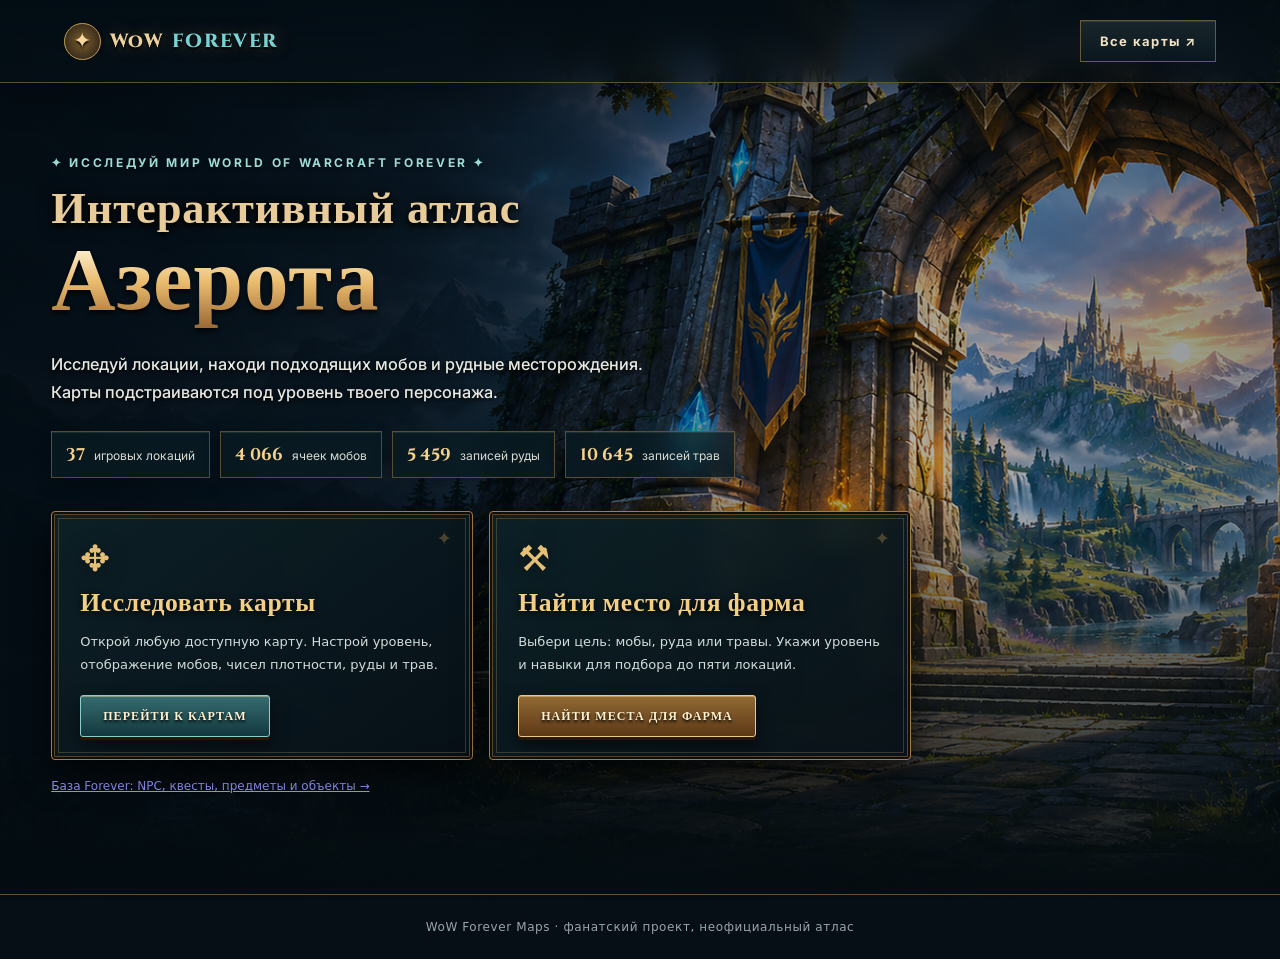
<file: index.html>
<!doctype html><html lang="ru"><head><meta charset="utf-8"><meta name="viewport" content="width=device-width,initial-scale=1"><title>WoW Forever — Интерактивный атлас</title><style>
:root{color-scheme:dark;--gold:#e5bf72;--paper:#e9dcc1;--dark:#0a1018}*{box-sizing:border-box}body{margin:0;color:var(--paper);font-family:Georgia,'Times New Roman',serif;min-height:100vh;background:#080e15}body:before{content:"";position:fixed;inset:0;background:linear-gradient(180deg,rgba(3,8,14,.18),rgba(3,8,14,.48) 55%,rgba(3,8,14,.78)),url('login-gates.jpg') center center/cover no-repeat;z-index:-1}body:after{content:"";position:fixed;inset:0;pointer-events:none;background:radial-gradient(ellipse at center,transparent 30%,rgba(0,0,0,.65) 100%);z-index:-1}header{padding:22px 6%;display:flex;justify-content:space-between;align-items:center;gap:14px}header strong{color:var(--gold);letter-spacing:2px;font-size:17px}header a{color:#f2e2c1;text-decoration:none;font:14px system-ui}main{max-width:1080px;margin:7vh auto 0;padding:0 22px 70px;text-align:center}.eyebrow{color:#c1a475;letter-spacing:5px;text-transform:uppercase;font:12px system-ui}h1{font-size:clamp(42px,7vw,83px);line-height:1.05;margin:15px 0 12px;color:#f4d897;text-shadow:0 3px 4px #000,0 0 25px #573e18}h2{font-size:24px;color:var(--gold);margin:0 0 12px}p.lead{font:16px/1.7 system-ui;color:#d7d7d4;margin:0 auto 34px;max-width:700px}.choices{display:grid;grid-template-columns:repeat(2,minmax(0,1fr));gap:20px;text-align:left}.choice{padding:30px;border:1px solid #95713b;border-radius:13px;background:linear-gradient(135deg,rgba(19,31,39,.94),rgba(8,15,24,.93));box-shadow:0 12px 40px #0008;display:flex;flex-direction:column;min-height:260px}.symbol{font-size:33px;margin-bottom:15px}.choice p{font:14px/1.7 system-ui;color:#c8ced1;flex:1}.btn{display:inline-block;cursor:pointer;text-align:center;background:linear-gradient(#ad7b36,#74501f);border:1px solid #e5c17d;border-radius:7px;color:#fff4d9;padding:13px 18px;text-decoration:none;font:700 15px system-ui;box-shadow:inset 0 1px 0 #ffdf9b44}.btn:hover{filter:brightness(1.17)}.btn.secondary{background:linear-gradient(#31485a,#1d2b37);border-color:#728c9a}.search{display:none;margin:26px auto 0;text-align:left;max-width:860px;background:rgba(11,20,30,.96);border:1px solid #a37c45;border-radius:12px;padding:22px}.search.visible{display:block}.bar{display:flex;align-items:end;gap:15px;flex-wrap:wrap;margin-bottom:20px}label{display:grid;gap:7px;color:#ead5ab;font:14px system-ui}input{background:#152637;color:white;border:1px solid #90764f;border-radius:6px;padding:10px;font:16px system-ui;width:110px}.results{display:grid;gap:10px}.result{display:grid;grid-template-columns:36px 1fr auto;gap:14px;align-items:center;padding:14px;border:1px solid #4b5860;border-radius:8px;background:#15222d}.rank{color:#f2c977;font-size:24px}.result strong{color:#f3dba6;font-size:18px}.result small{display:block;color:#c0cbd1;font:12px/1.6 system-ui;margin-top:5px}.result a{color:#f4dfb2;text-decoration:none;border:1px solid #967849;border-radius:6px;padding:9px 12px;font:13px system-ui}.muted{color:#abb8c0;font:12px/1.7 system-ui;margin-top:16px}footer{text-align:center;padding:25px;color:#9ba4aa;font:12px system-ui}@media(max-width:680px){main{margin-top:4vh}.choices{grid-template-columns:1fr}.choice{min-height:210px;padding:22px}.result{grid-template-columns:25px 1fr}.result a{grid-column:2;justify-self:start}header{padding:17px}}
</style><link rel="stylesheet" href="forever-theme.css?v=3.5"><link rel="stylesheet" href="hero-v4.css?v=1"><meta name="theme-color" content="#0a151b"></head><body class="home"><header><strong class="brandmark"><span class="brandmark__crest">✦</span> WoW <span>FOREVER</span></strong><a href="atlas.html">Все карты ↗</a></header><main><div class="eyebrow">✦ Исследуй мир World of Warcraft Forever ✦</div><h1><span class="heading-top">Интерактивный атлас</span><span class="heading-bottom">Азерота</span></h1><p class="lead">Исследуй локации, находи подходящих мобов и рудные месторождения. Карты подстраиваются под уровень твоего персонажа.</p><div class="hero-facts" aria-label="Данные атласа"><span><b>37</b> игровых локаций</span><span><b>4 066</b> ячеек мобов</span><span><b id="ore-total">4 511</b> записей руды</span><span><b id="herb-total">9 319</b> записей трав</span></div><div id="data-error" class="panel error" role="alert" hidden><p>Не удалось загрузить данные атласа. Проверьте соединение и повторите загрузку.</p><button id="retry" type="button">Повторить загрузку</button></div><div class="choices"><section class="choice"><div class="symbol" aria-hidden="true">✥</div><h2>Исследовать карты</h2><p>Открой любую доступную карту. Настрой уровень, отображение мобов, чисел плотности, руды и трав.</p><a class="btn secondary" href="atlas.html">Перейти к картам</a></section><section class="choice"><div class="symbol" aria-hidden="true">⚒</div><h2>Найти место для фарма</h2><p>Выбери цель: мобы, руда или травы. Укажи уровень и навыки для подбора до пяти локаций.</p><button class="btn" id="start">Найти места для фарма</button></section></div><section class="search" id="search"><h2>Подбор мест для фарма</h2><div class="bar"><label>Уровень персонажа<input type="number" id="level" step="1" min="1" max="60" value="42"></label><button class="btn" id="find">Найти места</button></div><details class="resource-filters"><summary>Ресурсы, навыки и предпочтения фарма</summary><div class="filter-grid"><label>Цель<select id="focus"><option value="balanced">Мобы и ресурсы рядом</option><option value="mobs">Мобы</option><option value="ore">Руда</option><option value="herbs">Травы</option></select></label><label>Ресурс<select id="resource"><option value="all">Все ресурсы</option></select></label><label>Горное дело с бонусами<input id="miningSkill" type="number" min="0" max="400" step="1" value="300"></label><label>Травничество с бонусами<input id="herbalismSkill" type="number" min="0" max="400" step="1" value="300"></label><label><input id="skillFilter" type="checkbox"> Фильтровать по навыку</label><label><input id="unknownSkill" type="checkbox" checked> Показывать неизвестные требования</label></div><p class="muted">Укажите навык с учётом бонусов. Специальные предметы, позволяющие собирать без профессии, не учитываются. Пороги из справочника Forever; точки исторические.</p></details><p id="filter-status" class="muted" role="status"></p><div class="results" id="results"></div><p class="muted">Для мобов учитываем уровень персонажа и на 1–2 ниже. Для сбора ресурсов сортируем по количеству подходящих записей в локации; данные мобов показываем справочно. В смешанном режиме сначала сравниваем плотность мобов, затем число ресурсов рядом. Индекс плотности — относительный показатель, а не число живых мобов. Руда — исторические данные GatherMate2. Это рекомендации по локациям, не проверенные маршруты фарма.</p></section><p class="muted"><a href="database.html">База Forever: NPC, квесты, предметы и объекты →</a></p></main><footer>WoW Forever Maps · фанатский проект, неофициальный атлас</footer><script src="app-core.js?v=density2"></script><script src="resources.js?v=3.5"></script><script src="creature-types.js?v=1"></script><script src="settings.js?v=classic40"></script><script src="zone-levels.js?v=3"></script><script src="home.js?v=zonelevels1"></script></body></html>
</file>
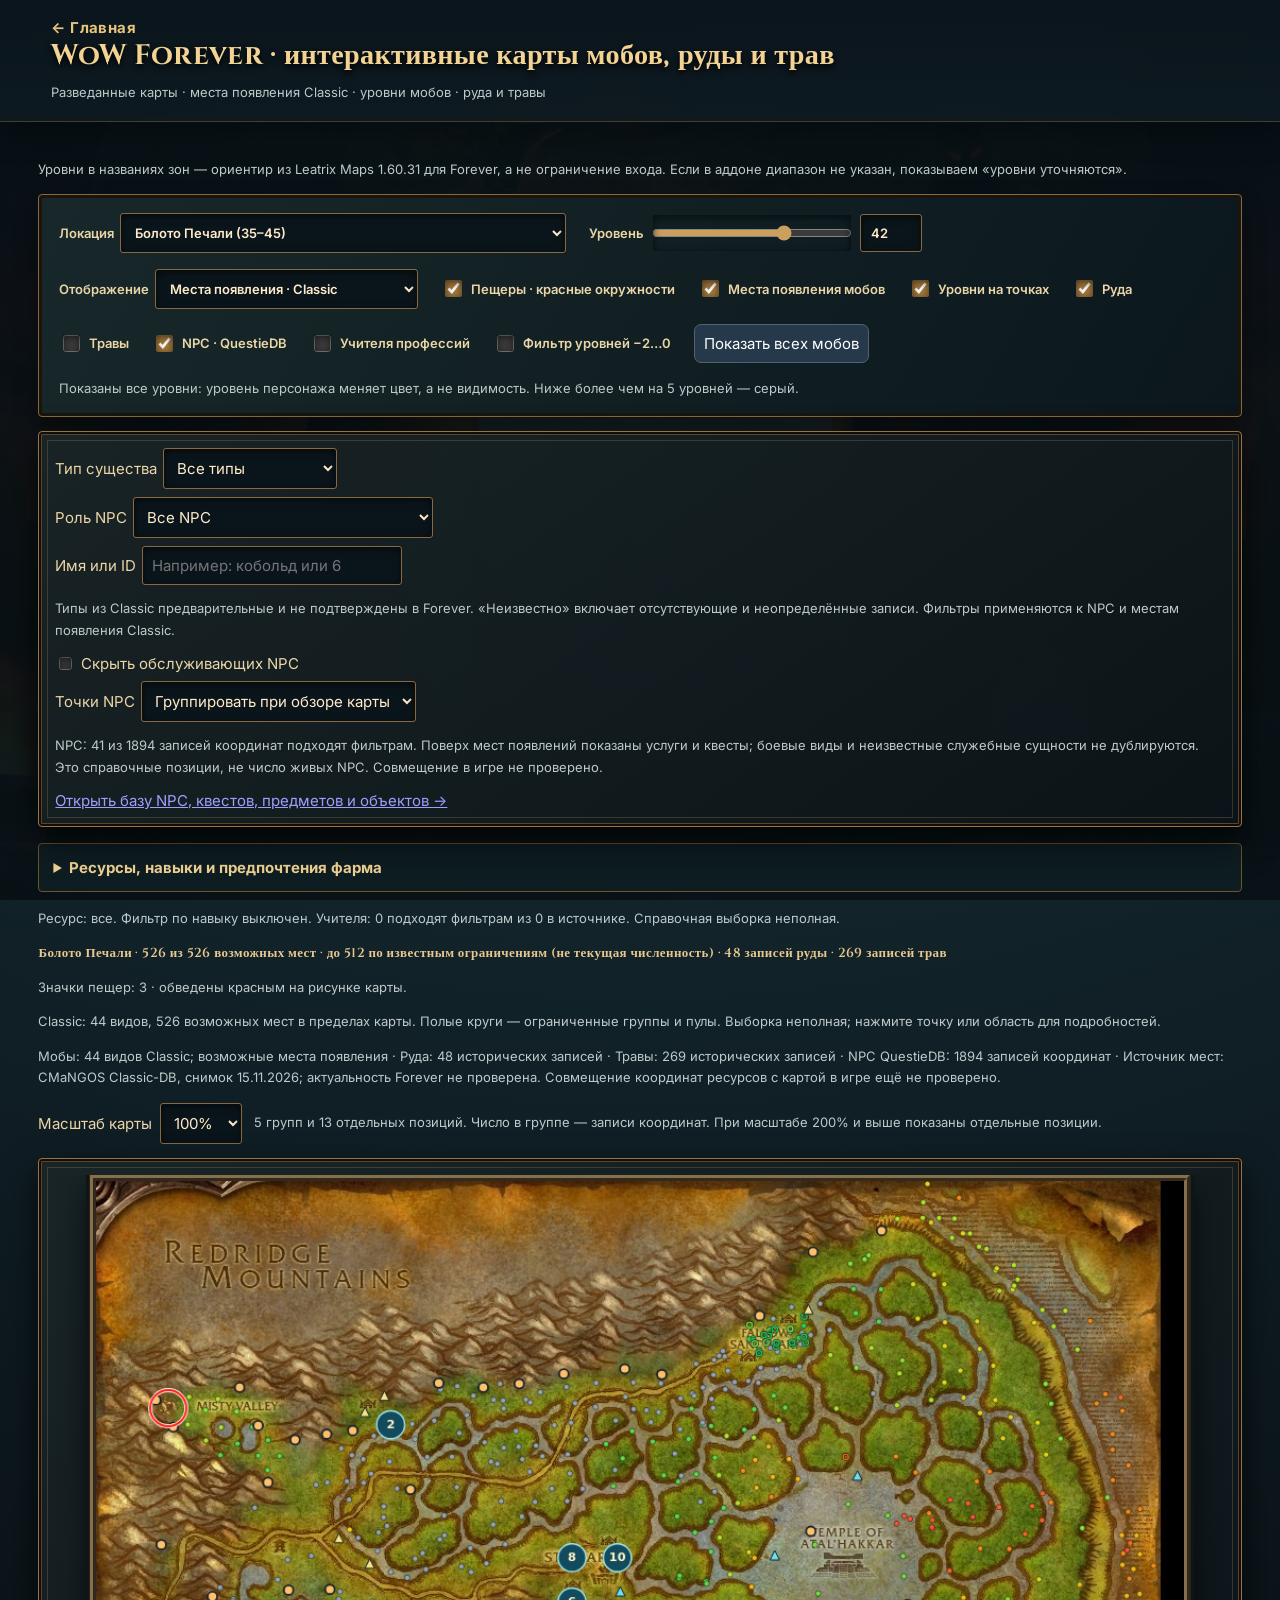
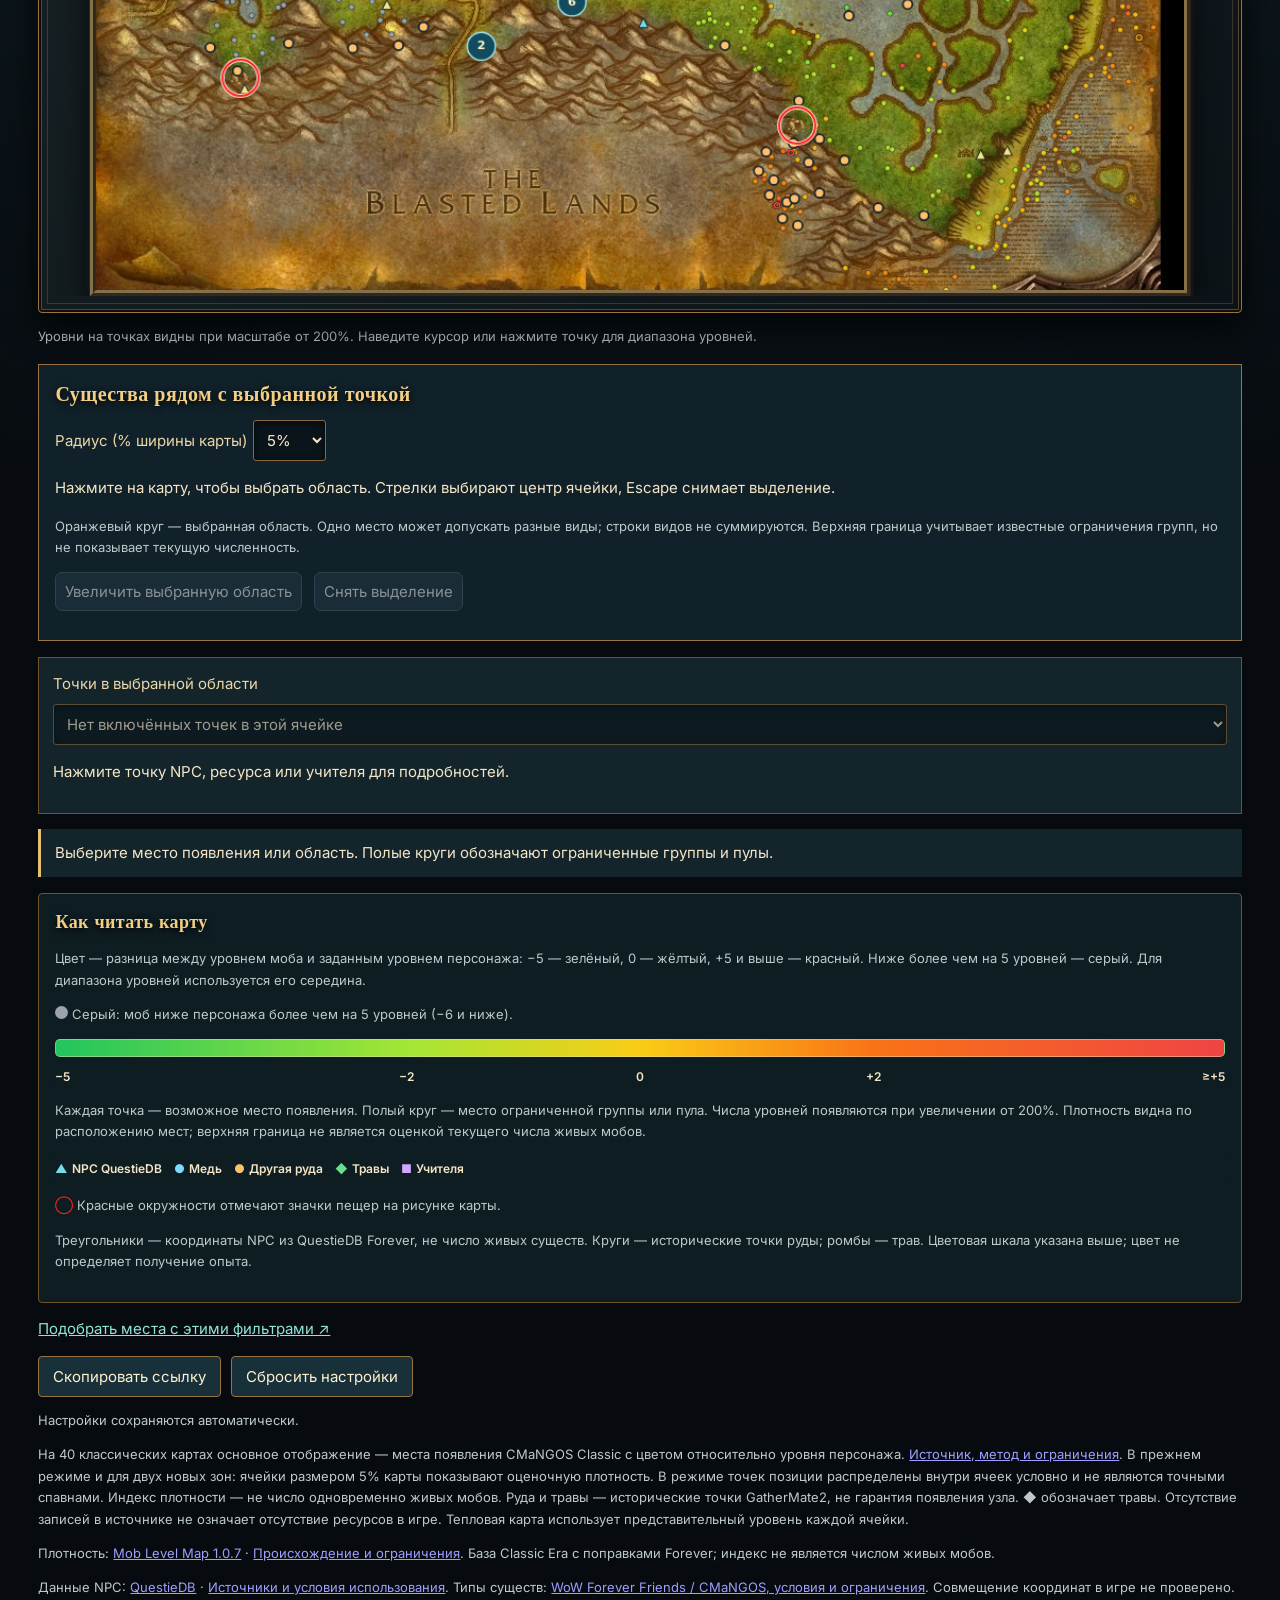
<file: atlas.html>
<!doctype html><html lang="ru"><head><meta charset="utf-8"><meta name="viewport" content="width=device-width,initial-scale=1"><title>WoW Forever — Атлас локаций</title><style>body{margin:0;background:#111922;color:#f0f4f7;font:15px system-ui}header{padding:16px 22px;background:#1b2936}h1{font-size:21px;margin:0 0 8px}main{max-width:1350px;margin:auto;padding:16px}.controls{display:flex;gap:14px;flex-wrap:wrap;align-items:center;margin-bottom:14px}select,input,button{background:#26394a;color:white;border:1px solid #526274;border-radius:7px;padding:9px;font:inherit}input[type=range]{width:200px}.panel{background:#1b2936;padding:12px;border-radius:10px}.mapwrap{position:relative;max-width:1100px;margin:auto}.mapwrap img{display:block;width:100%;height:auto}.mapwrap canvas{position:absolute;left:0;top:0;width:100%;height:100%}.legend{display:flex;flex-wrap:wrap;gap:9px;margin:10px 0}.legend span{display:flex;align-items:center;gap:4px}.dot{display:inline-block;width:13px;height:13px;border-radius:50%}.muted{color:#b4c4d0;font-size:13px}.error{color:#ffbf9a}label{display:inline-flex;align-items:center;gap:6px}#stats{margin:12px 0}.npc-filters label{display:flex;flex-wrap:wrap;gap:6px;margin-bottom:8px}.npc-filters input,.npc-filters select{max-width:100%;min-width:0;box-sizing:border-box}</style><link rel="stylesheet" href="forever-theme.css?v=heat1"><link rel="stylesheet" href="npc-area.css?v=1"><meta name="theme-color" content="#0a151b"></head><body><header><a href="index.html" style="color:#e7c47b;text-decoration:none;margin-right:18px">← Главная</a><h1>WoW Forever · интерактивные карты мобов, руды и трав</h1><div class="muted">Разведанные карты · места появления Classic · уровни мобов · руда и травы</div></header><main><div id="data-error" class="panel error" role="alert" hidden><p>Не удалось загрузить данные атласа. Проверьте соединение и повторите загрузку.</p><button id="retry" type="button">Повторить загрузку</button></div><p class="muted">Уровни в названиях зон — ориентир из Leatrix Maps 1.60.31 для Forever, а не ограничение входа. Если в аддоне диапазон не указан, показываем «уровни уточняются».</p><div class="controls"><label>Локация <select id="zone"></select></label><label>Уровень <input type="range" min="1" max="60" value="42" id="level"><input type="number" min="1" max="60" value="42" step="1" id="levelnum" style="width:62px"></label><label>Отображение <select id="mode"><option value="cells">Тепловая карта уровней</option><option value="dots">Условные точки</option><option value="legacy">Тепловая карта · прежняя оценка</option></select></label><label><input type="checkbox" id="caves" checked> Пещеры · красные окружности</label><label><input type="checkbox" id="mobs" checked> Уровни мобов · тепловая карта</label><label><input type="checkbox" id="density" checked> Числа плотности</label><label><input type="checkbox" id="ores" checked> Руда</label><label><input type="checkbox" id="herbs"> Травы</label><label><input type="checkbox" id="npcs"> NPC · QuestieDB</label><label><input type="checkbox" id="trainers"> Учителя профессий</label><label id="trainer-faction-field" hidden>Фракция учителей<select id="faction"><option value="all">Все</option><option value="alliance">Альянс и нейтральные</option><option value="horde">Орда и нейтральные</option></select></label><label><input type="checkbox" id="only" > Фильтр уровней −2…0</label><button id="show-all-mobs" type="button" disabled>Показать всех мобов</button><span id="mob-level-scope" class="muted" role="status"></span></div><section class="panel npc-filters" aria-label="Фильтры NPC"><label>Тип существа <select id="npcType"><option value="all">Все типы</option></select></label> <label>Роль NPC <select id="npcRole"><option value="all">Все NPC</option><option value="quests">Начало и сдача квестов</option><option value="vendors">Торговцы</option><option value="trainers">Учителя всех профессий и классов</option></select></label> <label>Имя или ID <input id="npcQuery" type="search" maxlength="120" placeholder="Например: кобольд или 6"></label><p class="muted">Типы из Classic предварительные и не подтверждены в Forever. «Неизвестно» включает отсутствующие и неопределённые записи. Фильтры применяются к NPC и местам появления Classic.</p><label><input id="hideServices" type="checkbox"> Скрыть обслуживающих NPC</label><label>Точки NPC<select id="npcGrouping"><option value="auto">Группировать при обзоре карты</option><option value="points">Отдельные позиции</option></select></label><p id="npc-status" class="muted" role="status">Включите NPC, чтобы увидеть справочные координаты QuestieDB Forever.</p><button id="npc-retry" type="button" hidden>Повторить загрузку NPC</button><a href="database.html">Открыть базу NPC, квестов, предметов и объектов →</a></section><details class="resource-filters"><summary>Ресурсы, навыки и предпочтения фарма</summary><div class="filter-grid"><label>Цель<select id="focus"><option value="balanced">Мобы и ресурсы рядом</option><option value="mobs">Мобы</option><option value="ore">Руда</option><option value="herbs">Травы</option></select></label><label>Ресурс<select id="resource"><option value="all">Все ресурсы</option></select></label><label>Горное дело с бонусами<input id="miningSkill" type="number" min="0" max="400" step="1" value="300"></label><label>Травничество с бонусами<input id="herbalismSkill" type="number" min="0" max="400" step="1" value="300"></label><label><input id="skillFilter" type="checkbox"> Фильтровать по навыку</label><label><input id="unknownSkill" type="checkbox" checked> Показывать неизвестные требования</label></div><p class="muted">Укажите навык с учётом бонусов. Специальные предметы, позволяющие собирать без профессии, не учитываются. Пороги из справочника Forever; точки исторические.</p></details><p id="filter-status" class="muted" role="status"></p><div id="stats" class="muted" role="status"></div><p id="cave-status" class="muted" role="status"></p><p id="classic-spawn-status" class="muted" role="status"></p><p id="coverage" class="muted"></p><div class="area-controls"><label>Масштаб карты<select id="mapZoom"><option value="1">100%</option><option value="1.5">150%</option><option value="2">200%</option><option value="3">300%</option></select></label><span id="npc-cluster-status" class="muted" role="status"></span></div><div class="panel"><div class="map-viewport" id="map-viewport"><div class="mapwrap" id="map-area" tabindex="0" role="group" aria-label="Карта локации. Стрелки выбирают ячейку и круговую область, Escape снимает выделение." aria-describedby="density-hint cell-info"><img id="terrain" alt="Карта локации"><canvas id="overlay"></canvas><canvas id="cave-overlay" aria-hidden="true"></canvas></div></div></div><p id="density-hint" class="muted"></p><section class="area-panel" aria-labelledby="area-heading"><h2 id="area-heading">Существа рядом с выбранной точкой</h2><label>Радиус (% ширины карты) <select id="areaRadius"><option value="2">2%</option><option value="5" selected>5%</option><option value="10">10%</option><option value="20">20%</option></select></label><p id="area-status" role="status">Нажмите на карту, чтобы выбрать область.</p><p id="area-description" class="muted">Оранжевый круг — выбранная область. Числа показывают записи координат в источнике. Фактическое число живых существ сейчас неизвестно. Среди NPC могут быть мирные персонажи; флаг обслуживания не определяет враждебность.</p><div class="area-actions"><button id="area-enable-npcs" type="button">Включить NPC для подсчёта</button><button id="area-zoom" type="button" disabled>Увеличить выбранную область</button><button id="area-clear" type="button" disabled>Снять выделение</button></div><div id="area-table-wrap" class="area-table-wrap" tabindex="0" role="region" aria-label="Существа в выбранной области" hidden><table><caption class="muted">Позиции по NPC ID; типы Classic предварительные</caption><thead><tr><th scope="col">Существо</th><th scope="col">Уровни</th><th scope="col">Тип</th><th scope="col">Записей позиций</th></tr></thead><tbody id="area-rows"></tbody></table></div><p id="area-source" class="muted"></p></section><div id="map-tooltip" role="tooltip" hidden></div><section class="point-panel"><label for="point-options">Точки в выбранной области</label><select id="point-options" disabled><option>Выберите ячейку на карте</option></select><p id="point-info" role="status">Нажмите точку NPC, ресурса или учителя для подробностей.</p><a id="point-source" target="_blank" rel="noopener noreferrer" hidden>Источник справочных сведений ↗</a></section><p id="cell-info" class="cell-info" role="status">Выберите ячейку на карте для подробностей.</p><section class="legend-panel" aria-label="Легенда карты"><h2>Как читать карту</h2><p id="legend-description" class="muted">Цвет ячейки или условной точки — разница между уровнем ячейки и персонажа.</p><p class="muted"><i class="dot" style="background:#9ca3af"></i> Серый: моб ниже персонажа более чем на 5 уровней (−6 и ниже).</p><div id="level-heat-bar" class="level-heat-bar" role="img" aria-label="Цветовая шкала: −5 — зелёный, ниже −5 — серый, 0 — жёлтый, +5 и выше — красный"></div><div class="legend level-heat-ticks" id="legend"></div><p id="density-scale" class="muted"></p><div class="legend" id="resource-legend"></div><p class="muted"><span style="color:#ff2020">◯</span> Красные окружности отмечают значки пещер на рисунке карты.</p><p class="muted">Треугольники — координаты NPC из QuestieDB Forever, не число живых существ. Круги — исторические точки руды; ромбы — трав. Цветовая шкала указана выше; цвет не определяет получение опыта.</p></section><p><a id="farm-link" href="index.html">Подобрать места с этими фильтрами ↗</a></p><div class="settings-actions"><button id="share" type="button">Скопировать ссылку</button><button id="reset-settings" type="button">Сбросить настройки</button></div><p id="preference-status" class="muted"></p><p id="share-status" class="muted" role="status"></p><input id="share-link" aria-label="Ссылка на карту с настройками" readonly hidden><p class="muted">На 40 классических картах основное отображение — места появления CMaNGOS Classic с цветом относительно уровня персонажа. <a href="sources/classic_spawns/WORLD_NOTICE.md">Источник, метод и ограничения</a>. В прежнем режиме и для двух новых зон: ячейки размером 5% карты показывают оценочную плотность. В режиме точек позиции распределены внутри ячеек условно и не являются точными спавнами. Индекс плотности — не число одновременно живых мобов. Руда и травы — исторические точки GatherMate2, не гарантия появления узла. ◆ обозначает травы. Отсутствие записей в источнике не означает отсутствие ресурсов в игре. Тепловая карта использует представительный уровень каждой ячейки.</p><p class="muted">Плотность: <a href="https://www.curseforge.com/wow/addons/mob-levels/files/9605623">Mob Level Map 1.0.7</a> · <a href="sources/moblevels/NOTICE.md">Происхождение и ограничения</a>. База Classic Era с поправками Forever; индекс не является числом живых мобов.</p><p class="muted">Данные NPC: <a href="https://github.com/Questie/QuestieDB">QuestieDB</a> · <a href="sources/questie/NOTICE.md">Источники и условия использования</a>. Типы существ: <a href="sources/creature_types/NOTICE.md">WoW Forever Friends / CMaNGOS, условия и ограничения</a>. Совмещение координат в игре не проверено.</p></main><script src="app-core.js?v=density2"></script><script src="resources.js?v=3.5"></script><script src="creature-types.js?v=1"></script><script src="settings.js?v=classic40"></script><script src="npcs.js?v=classic5"></script><script src="npc-area.js?v=1"></script><script src="cave-icons.js?v=classic5"></script><script src="caves.js?v=1"></script><script src="classic-spawn-data.js?v=classic40"></script><script src="classic-spawns.js?v=classic40"></script><script src="mob-quest-data.js?v=1"></script><script src="mob-quests.js?v=1"></script><script src="zone-levels.js?v=3"></script><script src="atlas.js?v=continents1"></script></body></html>
</file>
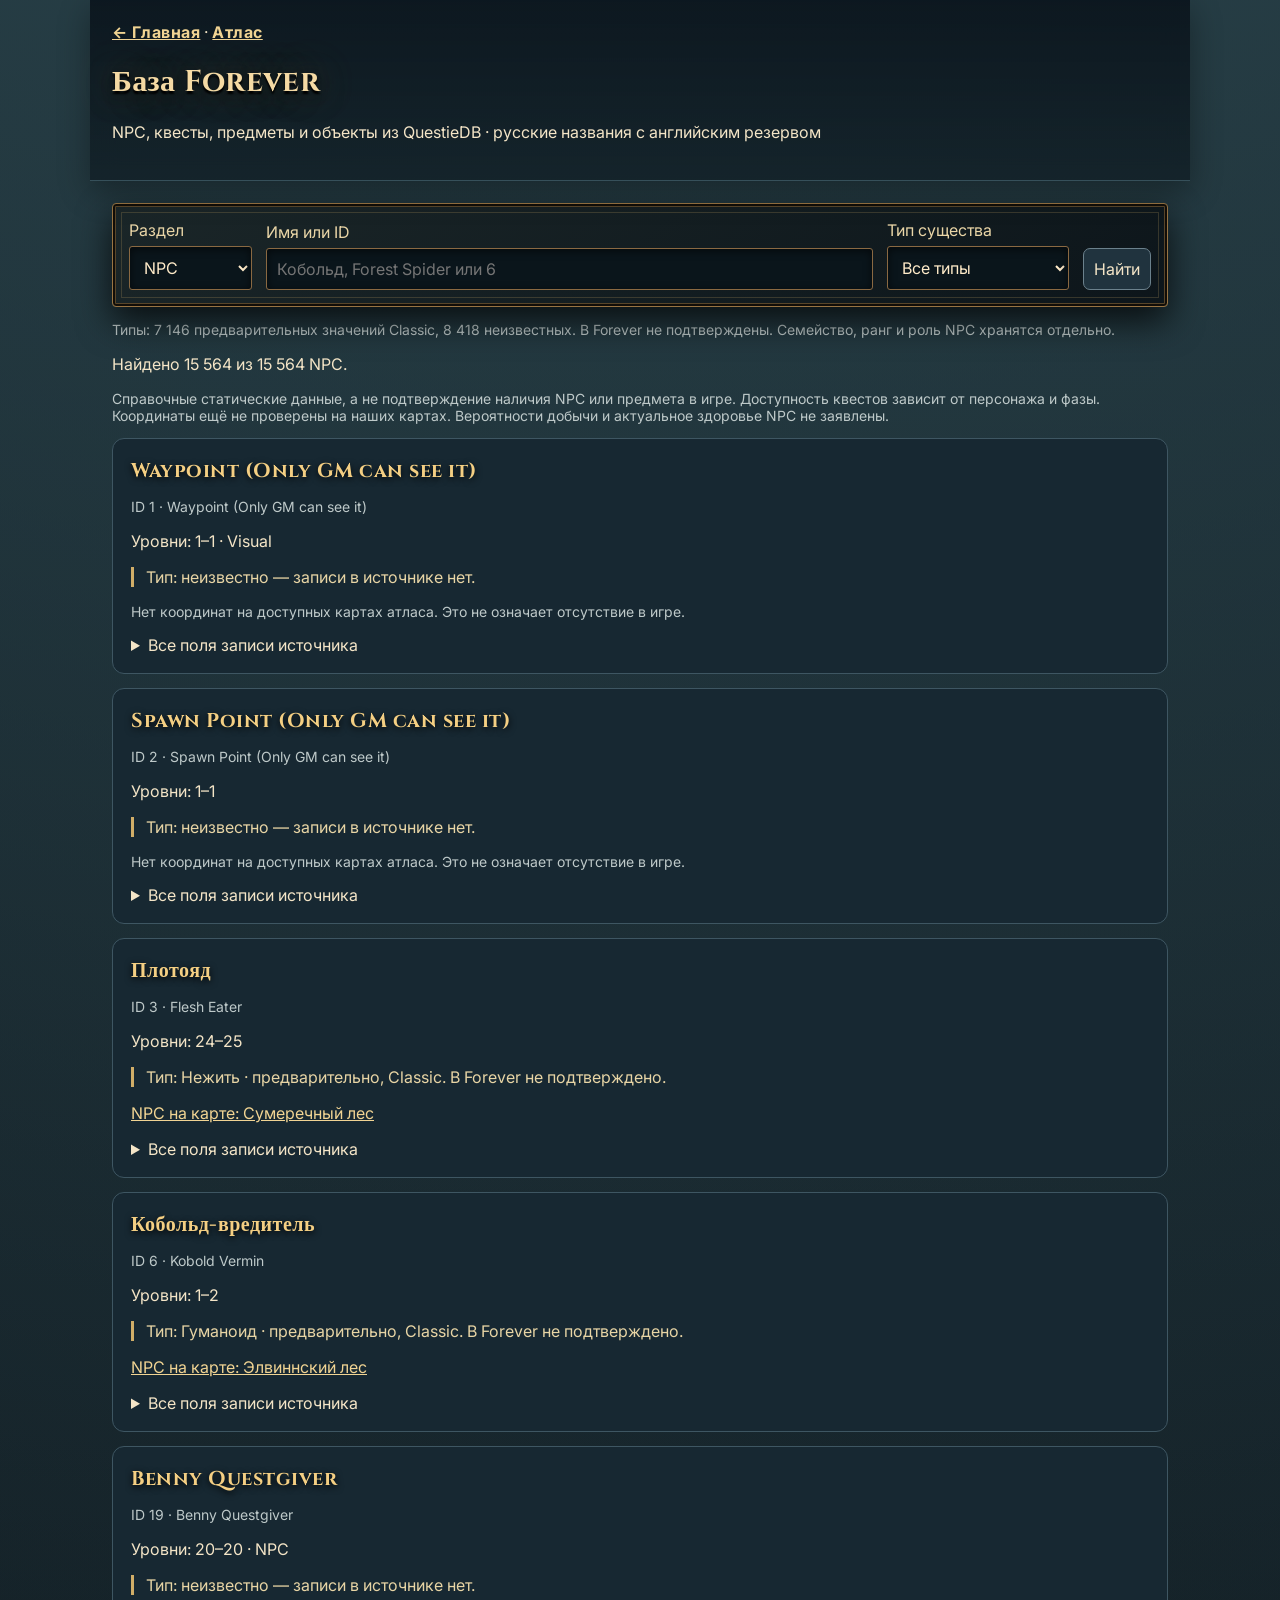
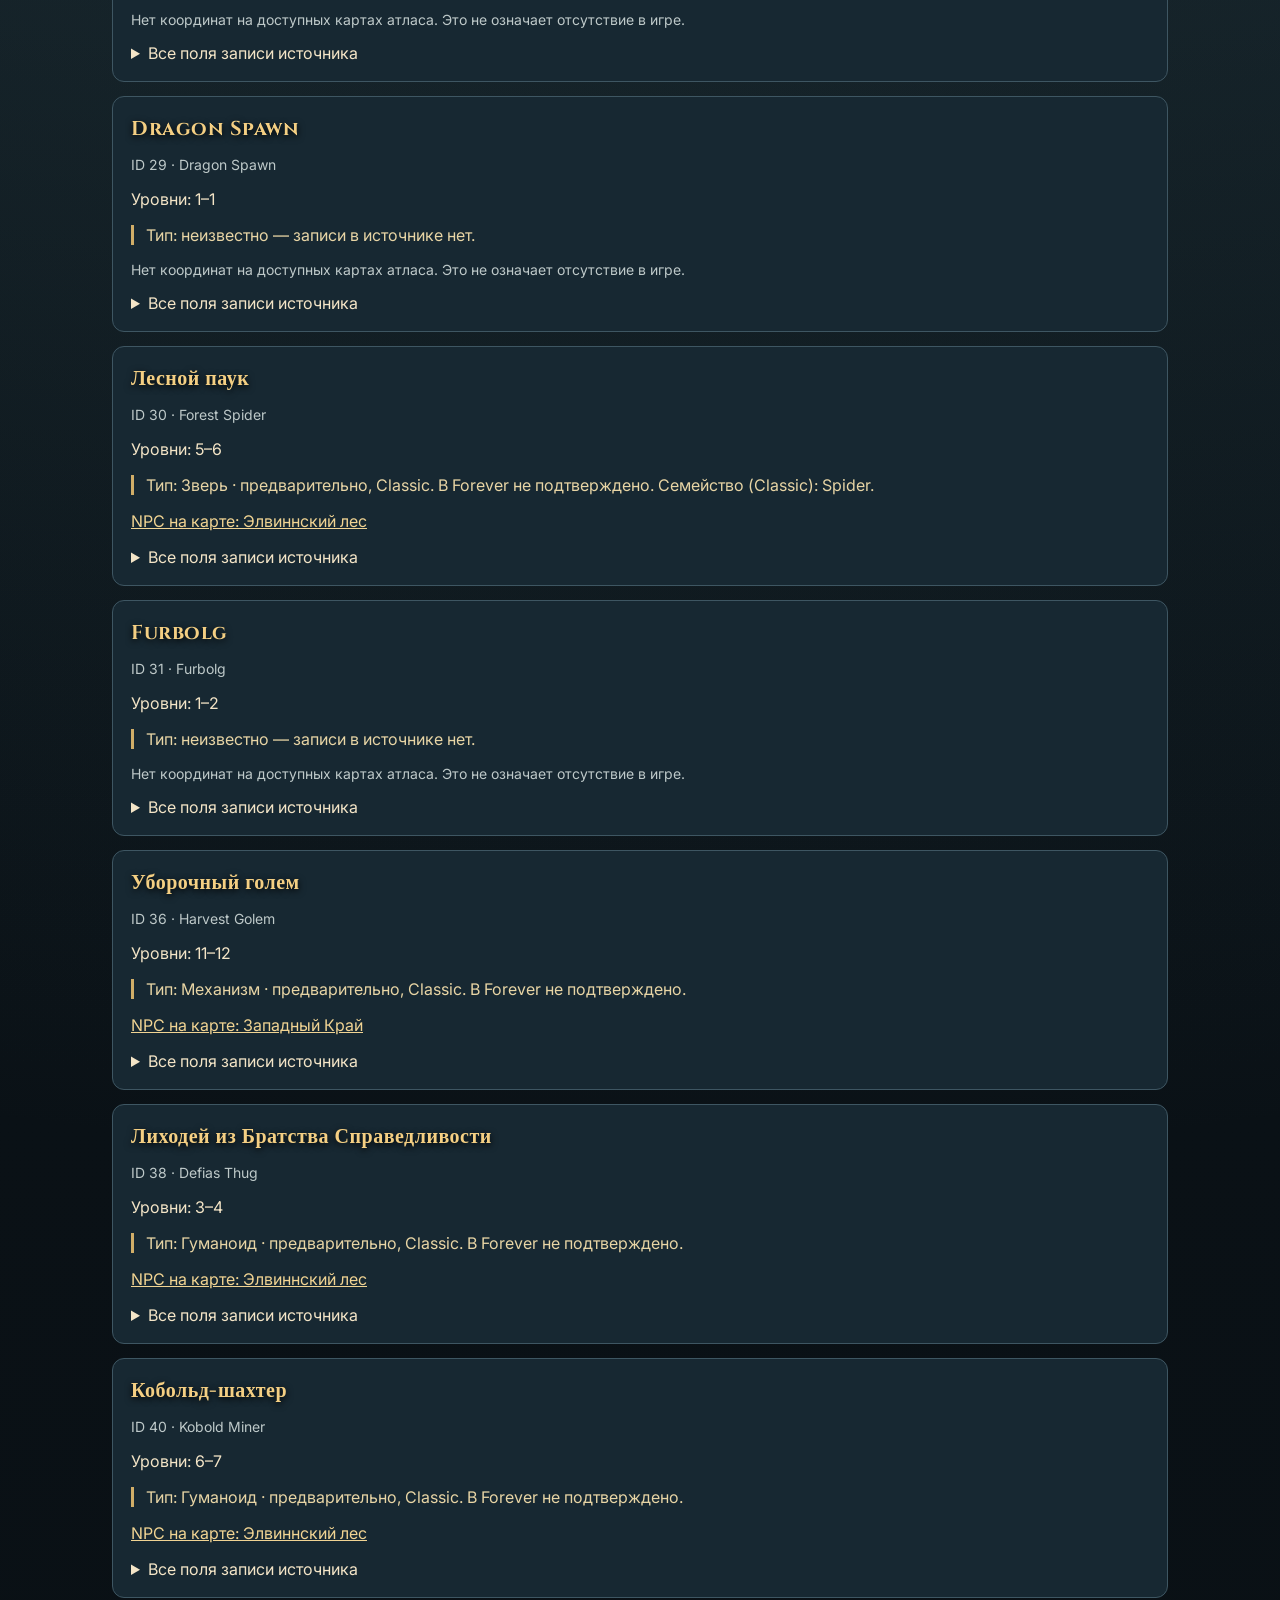
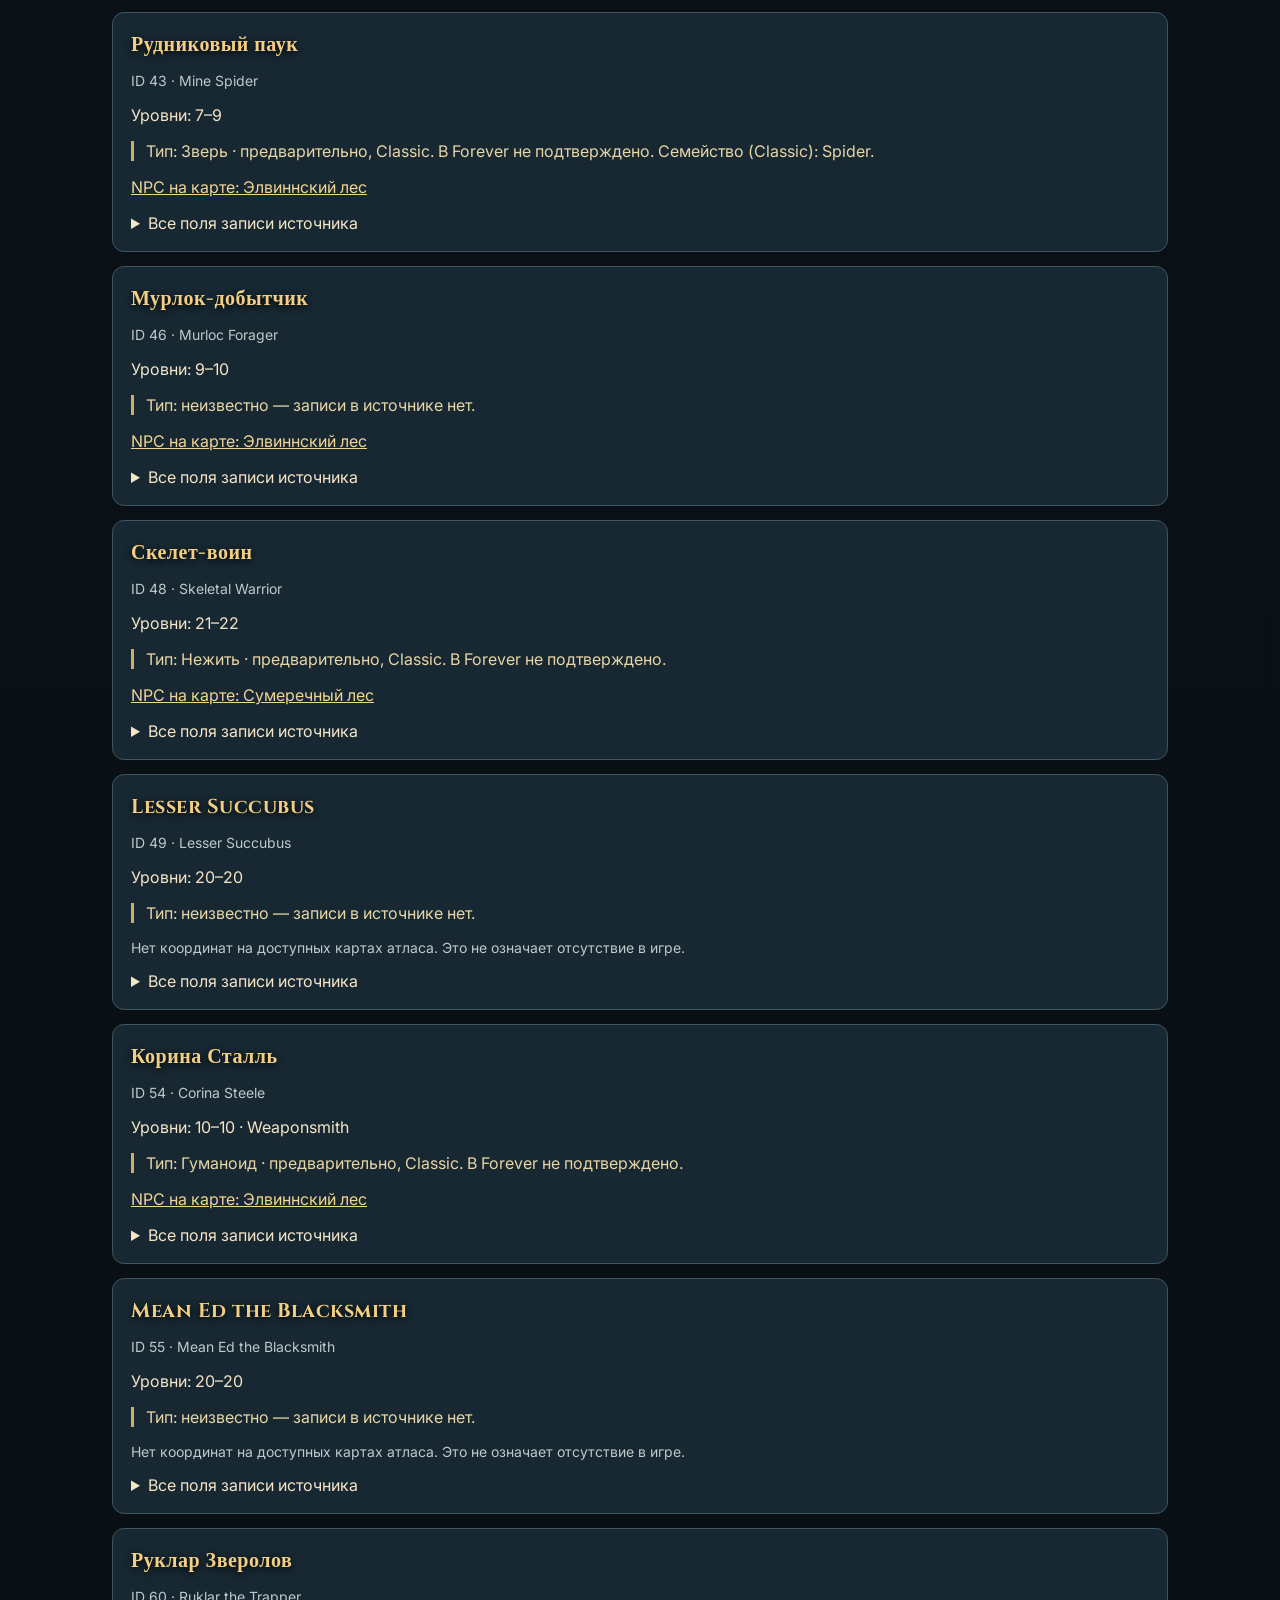
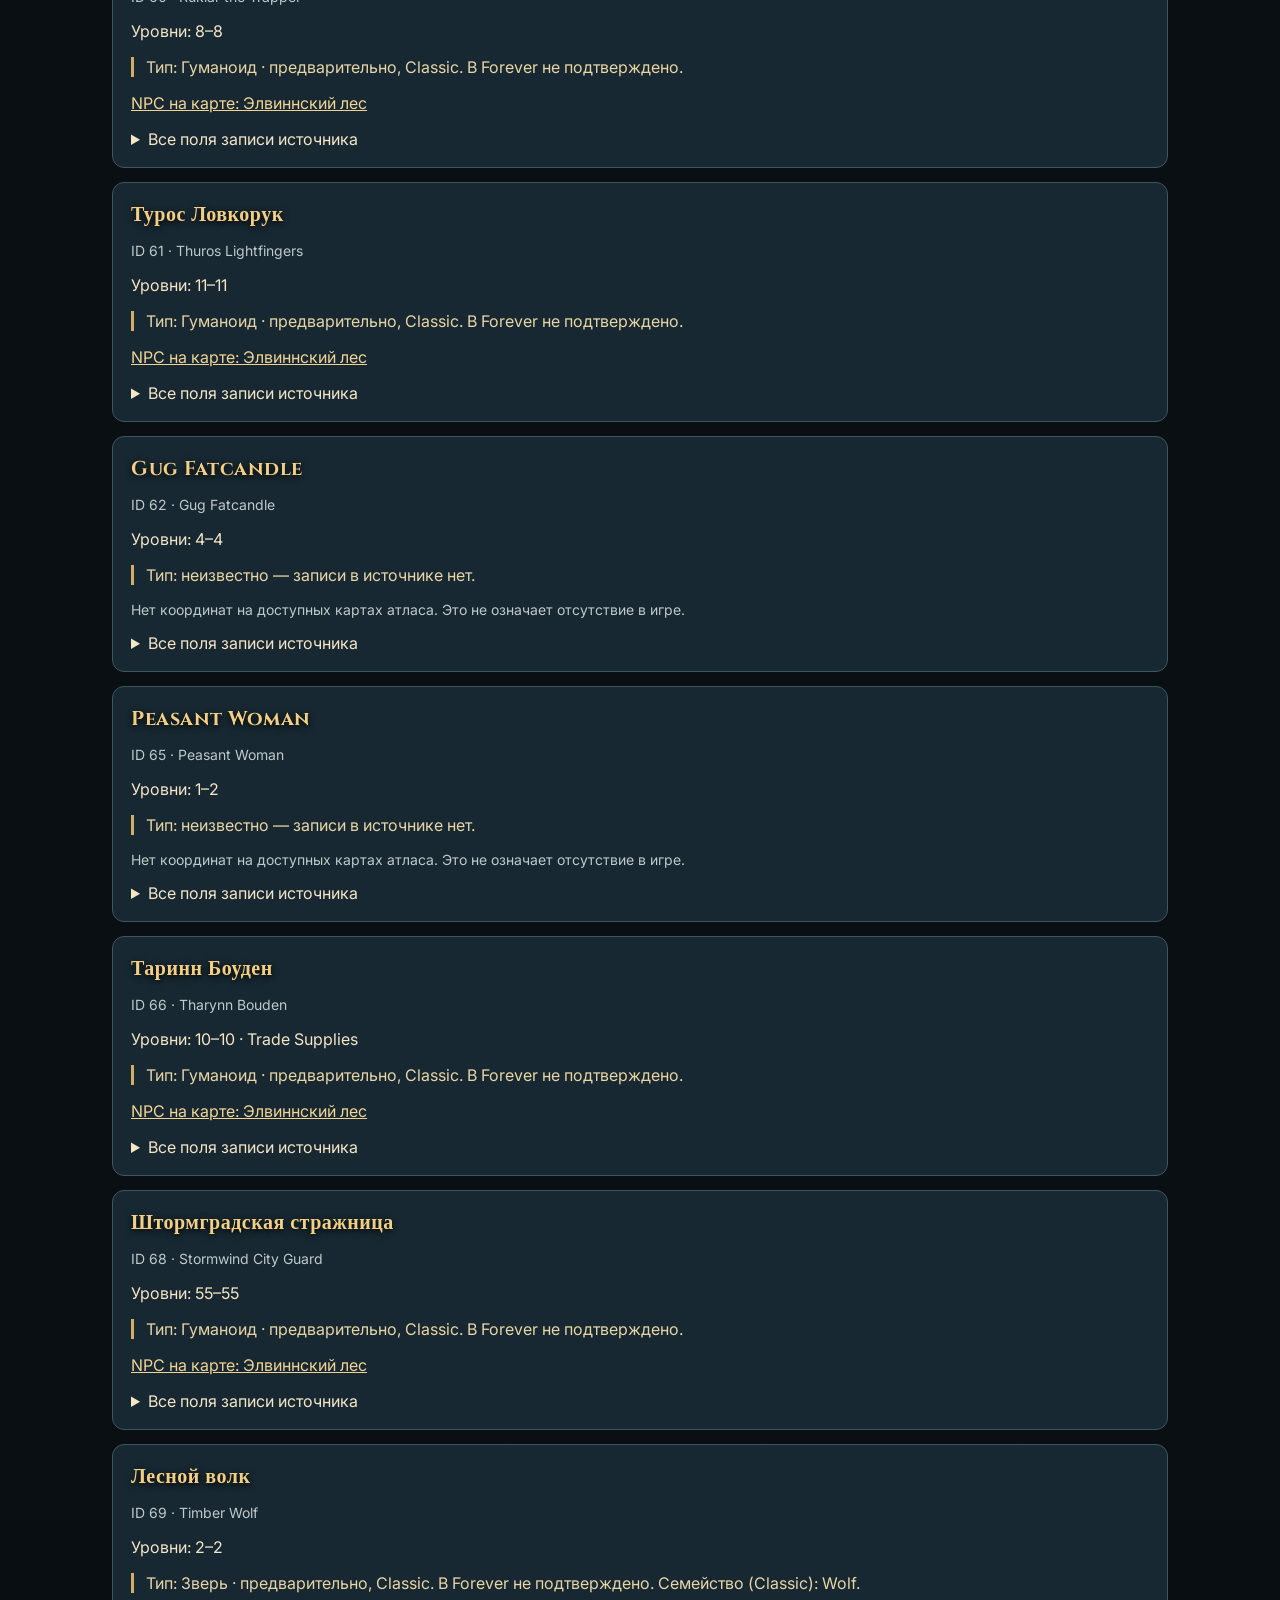
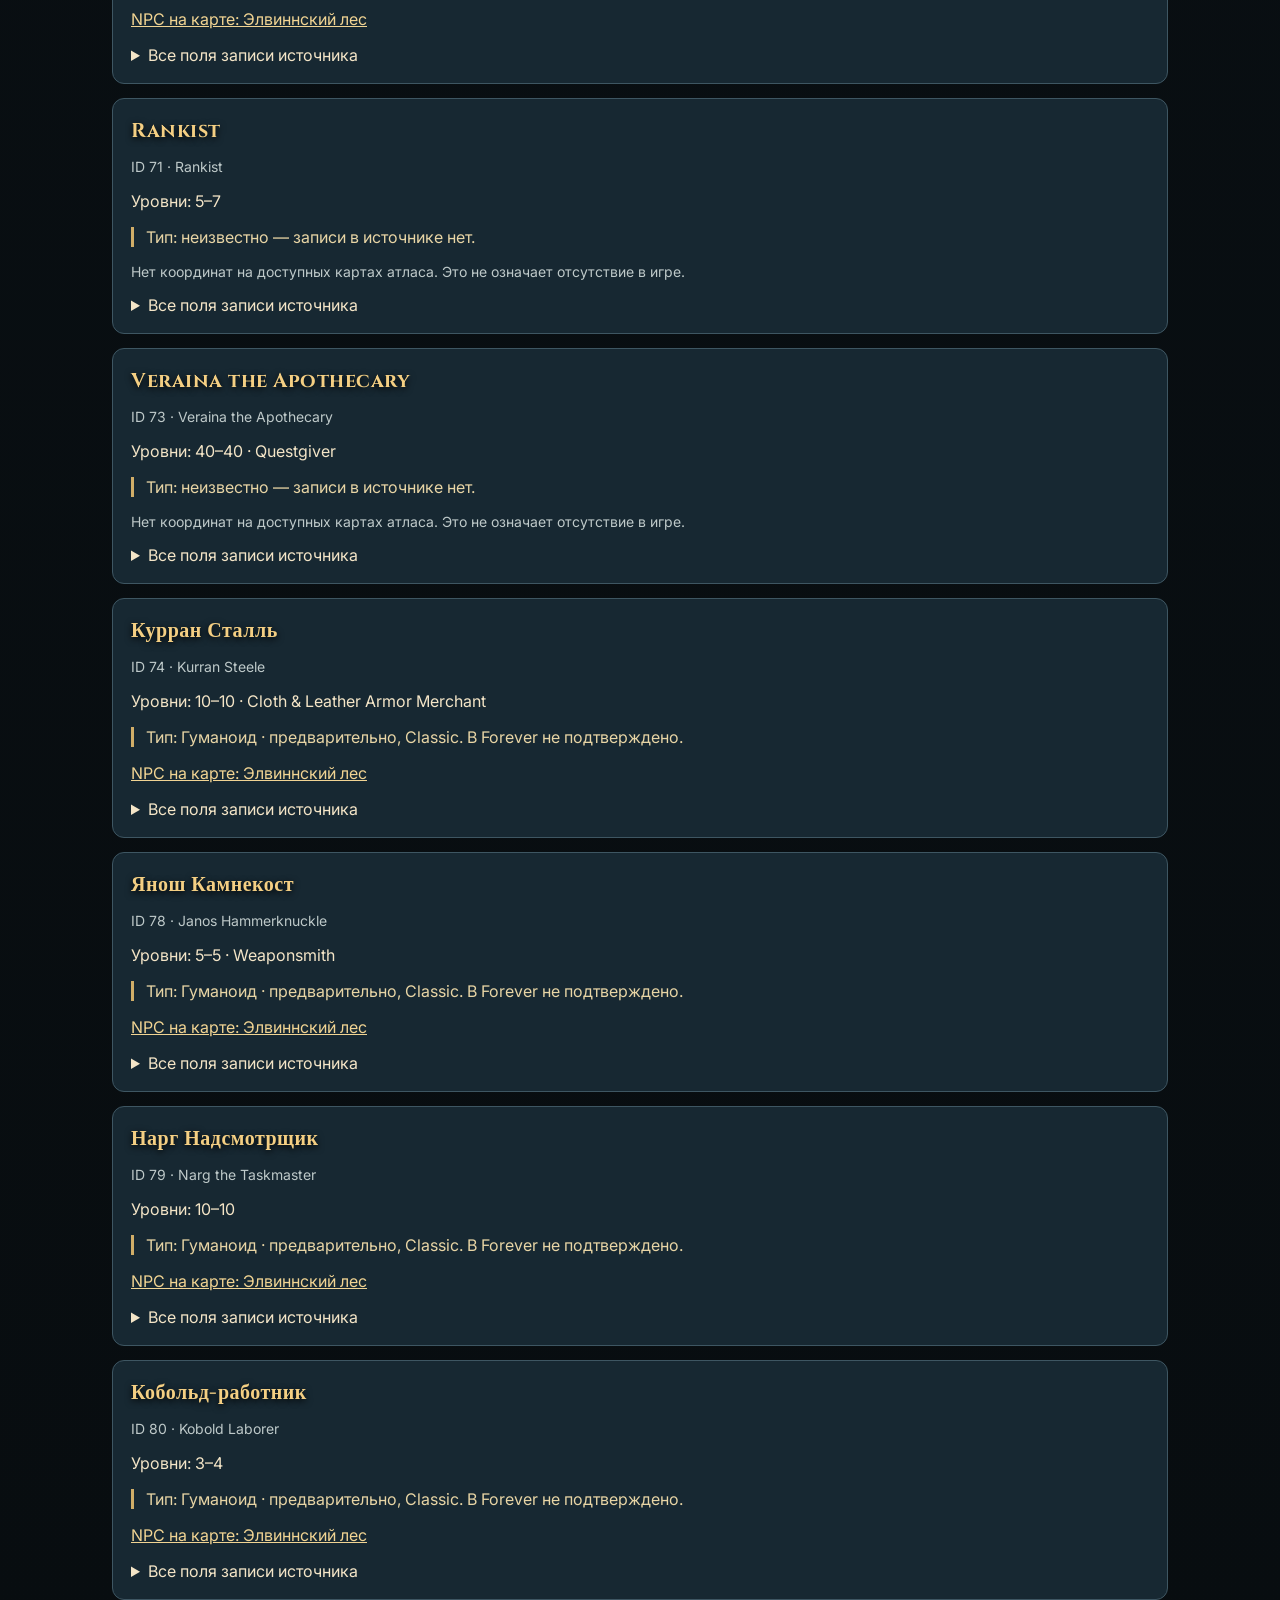
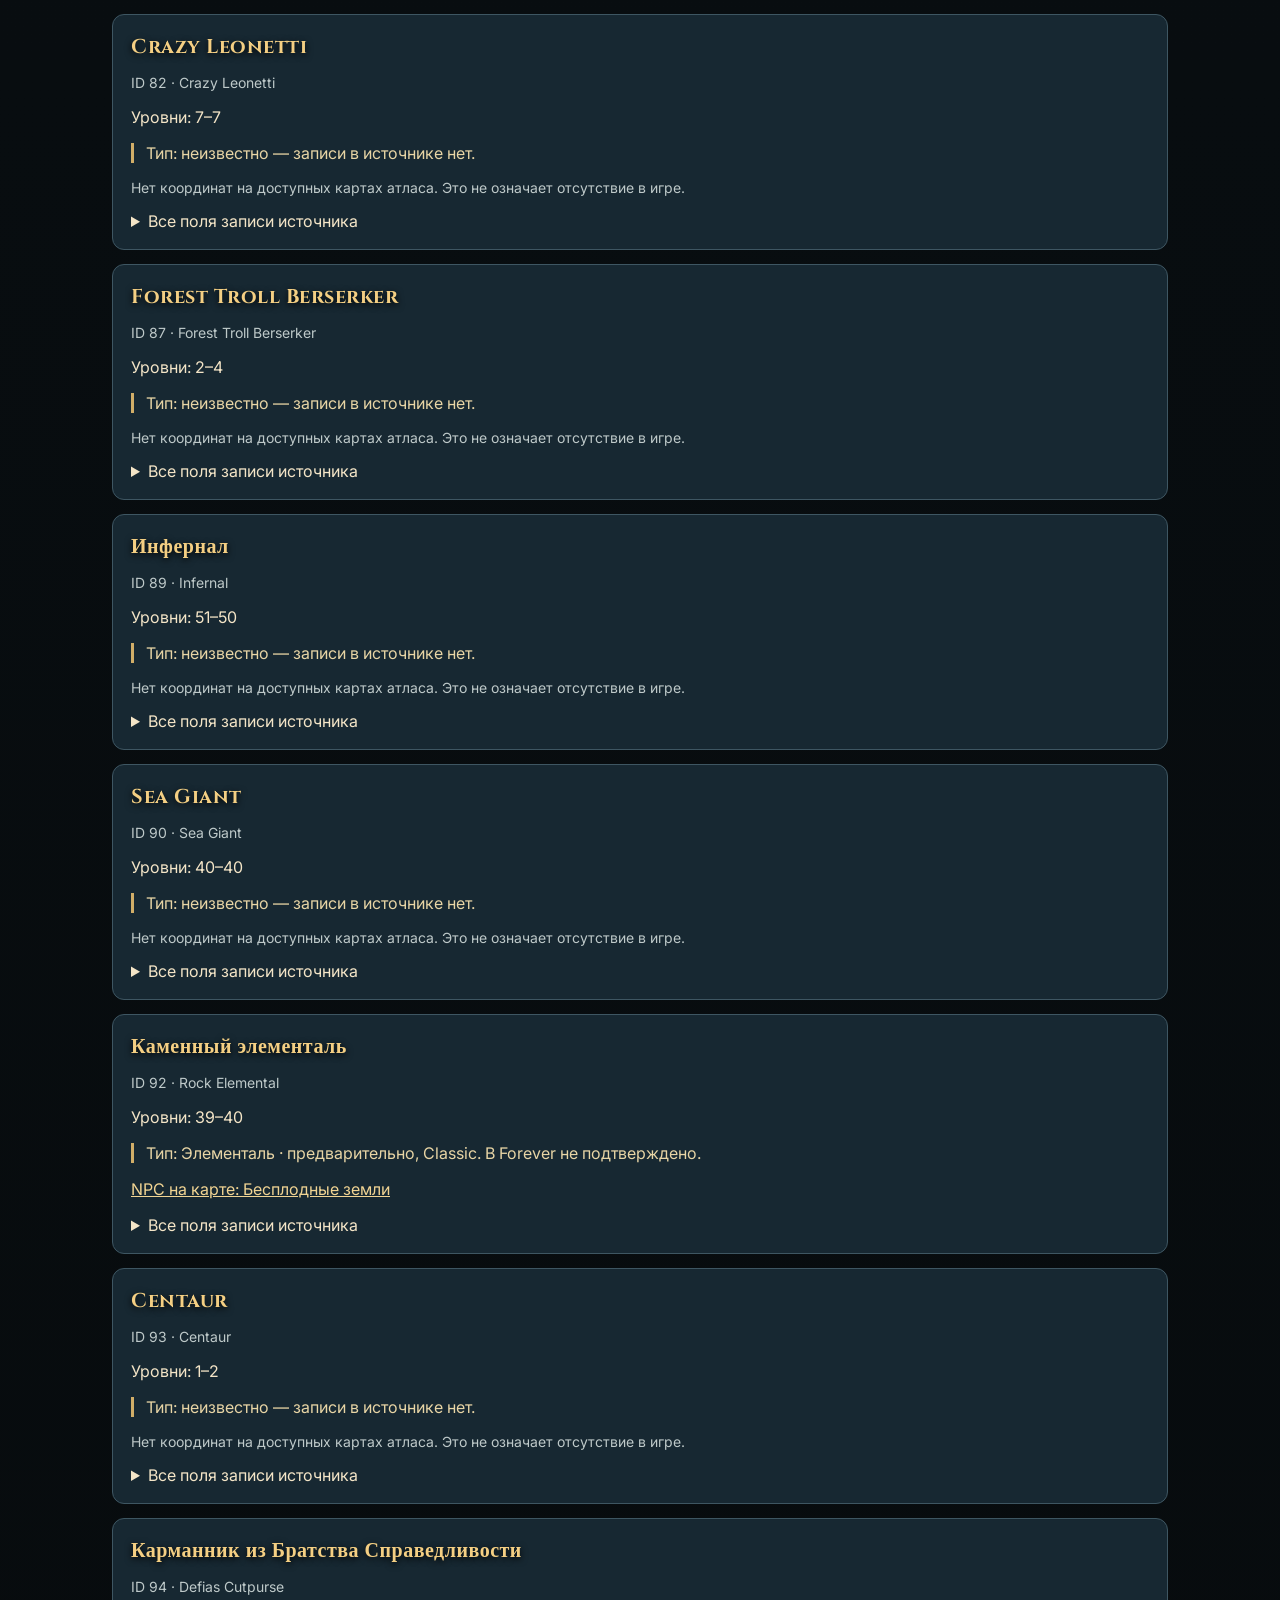
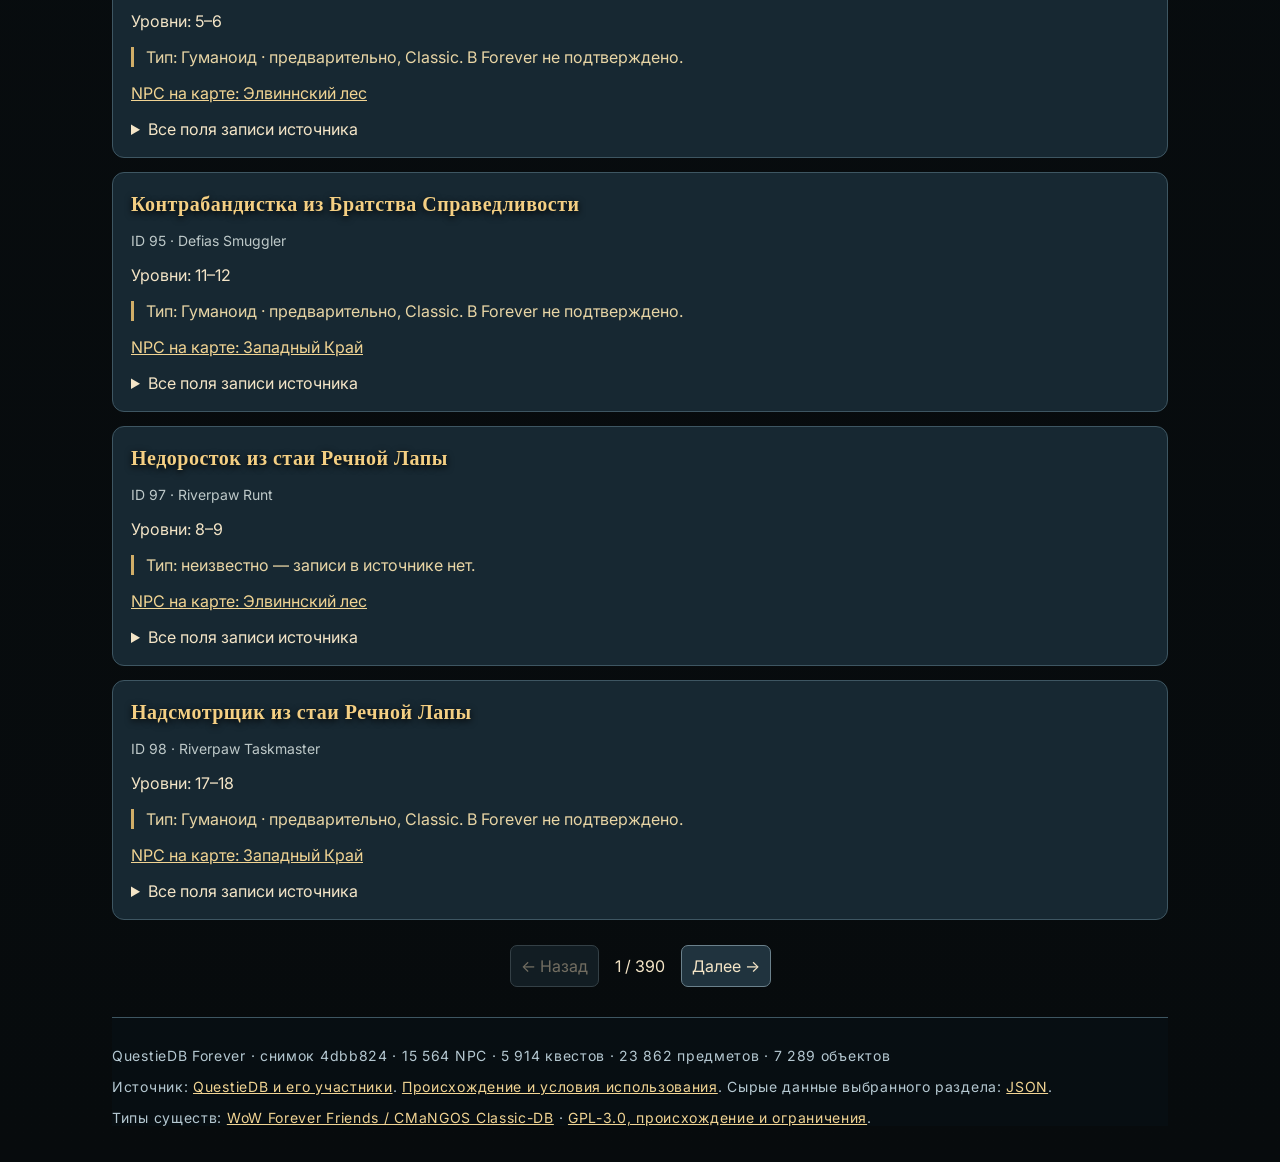
<file: database.html>
<!doctype html>
<html lang="ru"><head><meta charset="utf-8"><meta name="viewport" content="width=device-width,initial-scale=1"><meta name="theme-color" content="#0a151b"><title>База Forever — NPC, квесты, предметы и объекты</title><link rel="stylesheet" href="forever-theme.css?v=3.5"><link rel="stylesheet" href="database.css?v=types1"></head>
<body><header><nav><a href="index.html">← Главная</a> · <a href="atlas.html">Атлас</a></nav><h1>База Forever</h1><p>NPC, квесты, предметы и объекты из QuestieDB · русские названия с английским резервом</p></header><main>
<form id="database-search" class="panel"><label>Раздел<select id="kind"><option value="npcs">NPC</option><option value="quests">Квесты</option><option value="items">Предметы</option><option value="objects">Объекты</option></select></label><label>Имя или ID<input type="search" id="query" maxlength="120" placeholder="Кобольд, Forest Spider или 6"></label><label id="db-type-field">Тип существа<select id="dbCreatureType"><option value="all">Все типы</option></select></label><button type="submit">Найти</button></form>
<p id="db-type-note" class="muted">Типы существ — предварительные значения из Classic, не подтверждение для Forever. Неопределённые типы показаны как «Неизвестно».</p><p id="db-status" role="status" aria-live="polite">Загрузка справочника…</p><p id="db-error" role="alert" hidden>Не удалось загрузить раздел базы. <button id="db-retry" type="button">Повторить</button></p>
<p class="muted">Справочные статические данные, а не подтверждение наличия NPC или предмета в игре. Доступность квестов зависит от персонажа и фазы. Координаты ещё не проверены на наших картах. Вероятности добычи и актуальное здоровье NPC не заявлены.</p>
<div id="db-results"></div><div class="pager"><button id="previous" type="button" disabled>← Назад</button><span id="page-label"></span><button id="next" type="button" disabled>Далее →</button></div>
<footer><p id="db-source"></p><p>Источник: <a href="https://github.com/Questie/QuestieDB">QuestieDB и его участники</a>. <a href="sources/questie/NOTICE.md">Происхождение и условия использования</a>. Сырые данные выбранного раздела: <a id="db-download" href="database/npcs.json">JSON</a>.</p><p>Типы существ: <a href="https://www.wowforeverfriends.org/library/sources/">WoW Forever Friends / CMaNGOS Classic-DB</a> · <a href="sources/creature_types/NOTICE.md">GPL-3.0, происхождение и ограничения</a>.</p></footer>
</main><script src="creature-types.js?v=1"></script><script src="database.js?v=density2"></script></body></html>
</file>
<file: forever-theme.css>
/* WoW Forever Atlas — original fan-inspired interface, v3. Does not copy Blizzard's protected logo or UI assets. */
@import url('https://fonts.googleapis.com/css2?family=Cinzel:wght@400;500;600;700;800;900&family=Inter:wght@400;500;600;700&display=swap');
:root{color-scheme:dark;--gold:#f2d394;--muted-gold:#b99051;--teal:#66cfc3;--ink:#070d11;--pane:#10191b;--line:#70532b;--paper:#f4e5c7}
*{box-sizing:border-box}
html{scroll-behavior:smooth}
body{font-family:Inter,system-ui,sans-serif!important;color:var(--paper)!important;background-color:#090e12!important;background-image:radial-gradient(circle at 50% -18%,#395b64 0,transparent 37%),linear-gradient(#0b1319,#070b0d)!important}
body:before{background:linear-gradient(180deg,rgba(5,9,13,.38),rgba(5,10,13,.56) 40%,rgba(4,7,10,.93)),url('login-gates.jpg') center 27%/cover no-repeat!important;opacity:.94}
body:after{background:linear-gradient(90deg,rgba(2,4,6,.75),transparent 24%,transparent 76%,rgba(2,4,6,.75)),radial-gradient(ellipse at 50% 30%,transparent 19%,rgba(0,0,0,.61) 86%)!important}
header{position:relative;z-index:2;border-bottom:1px solid #85633888;background:linear-gradient(180deg,#0b151dec,#101d24c2)!important;backdrop-filter:blur(12px);box-shadow:0 10px 30px #0005}
header strong,.brand{font-family:Cinzel,Georgia,serif!important;font-weight:800!important;color:var(--gold)!important;letter-spacing:.14em!important;text-shadow:0 2px 2px #000,0 0 17px #b78b5266}
header a{font-weight:700!important;letter-spacing:.03em;transition:color .2s}
header a:hover{color:#fff2c7!important}
main{position:relative;z-index:1}
.eyebrow{color:#71d7cf!important;font:700 12px Inter,sans-serif!important;letter-spacing:.31em!important;text-shadow:0 0 15px #3ecabe77}
h1,h2,h3{font-family:Cinzel,Georgia,serif!important}
h1{color:#f5daa4!important;letter-spacing:.012em;text-shadow:0 3px 2px #000,0 5px 25px #000,0 0 38px #c7a05777!important}
h2{color:#f4cf83!important;letter-spacing:.025em;text-shadow:0 2px 7px #000}
p.lead{color:#e6ded0!important;font-size:16px!important;line-height:1.85!important;text-shadow:0 2px 5px #000}
.choices{gap:24px!important}
.choice,.panel,.search{position:relative;overflow:hidden;border:1px solid #987443!important;border-radius:4px!important;background:linear-gradient(145deg,#1a2527f5,#0c1419f5)!important;box-shadow:inset 0 0 0 2px #110d08,inset 0 0 0 3px #59462a,0 14px 34px #000b!important}
.choice:before,.panel:before,.search:before{content:"";position:absolute;pointer-events:none;inset:8px;border:1px solid #a78d5945}
.choice:after{content:"✦";position:absolute;right:20px;top:15px;font-size:19px;color:#a8844d66}
.choice{padding:36px!important;transition:transform .2s,border-color .2s,box-shadow .2s}
.choice:hover{transform:translateY(-3px);border-color:#e5ba73!important;box-shadow:inset 0 0 0 2px #110d08,inset 0 0 0 3px #84613a,0 18px 40px #000c!important}
.choice .symbol{font-size:39px!important;filter:drop-shadow(0 3px 10px #0008)}
.choice p{color:#c9d5d4!important;line-height:1.75!important}
.btn,button.btn{position:relative;border-radius:3px!important;border:1px solid #edc788!important;background:linear-gradient(180deg,#926a34,#5c3817)!important;color:#fff0ce!important;font-family:Cinzel,Georgia,serif!important;font-weight:800!important;letter-spacing:.025em;text-transform:uppercase;text-shadow:0 2px 3px #000!important;box-shadow:inset 0 1px #f5d29177,0 3px 0 #281607,0 8px 17px #0008!important;transition:filter .18s,transform .18s}
.btn:hover{filter:brightness(1.23);transform:translateY(-1px)}
.btn:active{transform:translateY(2px)}
.btn.secondary{background:linear-gradient(180deg,#356d70,#13383f)!important;border-color:#87cfcd!important}
.search{margin-top:36px!important;padding:28px!important}
.search h2{font-size:25px}
input,select{accent-color:#b98b4d;background:#0a151b!important;border:1px solid #8a6942!important;color:#ffebc9!important;border-radius:3px!important;box-shadow:inset 0 2px 9px #0009}
input:focus,select:focus,button:focus-visible,a:focus-visible{outline:2px solid #76d5ce!important;outline-offset:3px}
label{color:#ead6a7!important}
.result{background:linear-gradient(100deg,#142629,#0a1419)!important;border:1px solid #7b633b!important;box-shadow:inset 3px 0 #c9a05c}
.result strong{color:#f8d794!important;font-family:Cinzel,serif}
.result a{color:#8fe4d5!important;border-color:#5d9b94!important}
.rank{font-family:Cinzel,serif;font-weight:800!important;color:#efc26f!important}
.muted{color:#bec9c9!important}
footer{border-top:1px solid #634e35;background:#081015bb;letter-spacing:.05em}
@media(max-width:680px){h1{font-size:clamp(36px,12vw,60px)!important}.choice{padding:25px!important}.search{padding:20px!important}header strong{font-size:14px!important}main{padding-left:17px!important;padding-right:17px!important}}

/* Atlas application */
body:has(.mapwrap){background-image:radial-gradient(circle at 50% -15%,#1e3e47,#070b10 70%)!important}
body:has(.mapwrap):before{content:"";position:fixed;z-index:-1;inset:0;background:linear-gradient(#071015e8,#071015f6),url('login-gates.jpg') center/cover no-repeat!important}
body:has(.mapwrap) header{padding:18px clamp(18px,4vw,62px)!important}
body:has(.mapwrap) header h1{font-size:clamp(19px,2.2vw,29px)!important;color:#f2d394!important;text-shadow:0 3px 6px #000!important}
body:has(.mapwrap) main{max-width:1450px!important;padding:24px clamp(12px,3vw,48px) 55px!important}
.controls{padding:17px 20px;border:1px solid #87693c;border-radius:4px;background:linear-gradient(120deg,#18282a,#0b171d);box-shadow:inset 0 0 0 3px #19140e,0 11px 22px #0006;gap:15px 23px!important}
.controls label{font-weight:600!important;font-size:13px}
.controls select,.controls input{padding:10px!important}
.controls input[type=checkbox]{width:17px;height:17px;accent-color:#a77b3d}
.controls input[type=range]{accent-color:#cb9f5d}
.panel{padding:16px!important}
.mapwrap{border:6px ridge #86704b;outline:1px solid #302112;box-shadow:0 0 0 4px #0c1518,0 13px 30px #000b!important;background:#0b131a}
.mapwrap img{min-height:0;object-fit:contain;background:radial-gradient(#253743,#0e151b)}
.mapwrap canvas{pointer-events:none}
.legend{padding:13px 17px;border:1px solid #5d4c2e;background:#0e1d22;border-radius:3px;gap:12px!important}
.legend span{font:600 12px Inter,sans-serif;white-space:nowrap}
.legend .dot{border:1px solid #e7e1b4aa;box-shadow:0 0 9px #000}
#stats{font-family:Cinzel,Georgia,serif!important;font-weight:600;color:#e7c78f!important;letter-spacing:.03em}
body:has(.mapwrap) .muted{line-height:1.65!important}
@media(max-width:700px){.controls{padding:13px!important}.mapwrap{border-width:3px}.legend{gap:8px!important}}
@media(prefers-reduced-motion:reduce){*,*:before,*:after{scroll-behavior:auto!important;transition:none!important}}


/* Keep atlas controls within narrow viewports. */
.controls label{max-width:100%;min-width:0;flex-wrap:wrap}
.controls select{min-width:0;max-width:100%;flex:1}
.controls input[type=range]{width:min(200px,30vw);min-width:0}

#data-error{margin:16px 0;padding:14px!important}
#data-error[hidden]{display:none!important}
button:disabled,input:disabled,select:disabled{opacity:.6;cursor:wait}

/* Stage 3: reading density and preferences. */
.legend-panel{margin:16px 0;padding:16px;border:1px solid #70532b;background:#0e1d22;border-radius:4px}
.legend-panel h2{margin:0 0 8px;font-size:18px}
.legend-panel .legend{border:0;padding:6px 0;margin:6px 0}
.cell-info{padding:12px 14px;border-left:3px solid #e5bf72;background:#13252b;line-height:1.65}
.settings-actions{display:flex;gap:10px;flex-wrap:wrap;margin-top:18px}
.settings-actions button{font:inherit;padding:10px 14px;background:#173039;color:#fff0ce;border:1px solid #987443;border-radius:4px;cursor:pointer}
#share-link{width:100%;max-width:100%;padding:10px;box-sizing:border-box}
#share-link[hidden]{display:none!important}
#map-area:focus-visible{outline:2px solid #76d5ce;outline-offset:3px}
body.home .heading-bottom{text-shadow:none!important}

.resource-filters{margin:16px 0;padding:14px;border:1px solid #70532b;background:#0e1d22;border-radius:4px}
.resource-filters summary{cursor:pointer;color:#f2d394;font-weight:700}
.filter-grid{display:flex;flex-wrap:wrap;gap:14px;margin:16px 0 8px}
.filter-grid label{display:flex;flex-wrap:wrap;align-items:center;gap:7px;max-width:100%;min-width:0;font:13px system-ui}
.filter-grid select{max-width:100%;min-width:0;flex:1}
.filter-grid input[type=number]{width:80px}
.point-panel{padding:14px;margin:14px 0;background:#13252b;border:1px solid #70532b;line-height:1.6}
.point-panel label{display:block;margin-bottom:8px}
#point-options{width:100%;max-width:100%;min-width:0}
#point-info{white-space:pre-line}
#point-source,#farm-link{color:#8fe4d5}
#map-tooltip{position:fixed;z-index:10;max-width:min(280px,80vw);padding:8px 11px;background:#07151ff5;border:1px solid #d4b075;color:#fff0ce;font:13px/1.5 system-ui;pointer-events:none;box-shadow:0 4px 15px #0008}
#map-tooltip[hidden],#point-source[hidden]{display:none!important}

.filter-grid input[type=checkbox]{width:17px;height:17px;flex:0 0 17px;padding:0!important}

.controls label[hidden]{display:none!important}
.filter-grid select,.filter-grid input[type=number]{padding:9px;font:inherit;min-height:40px}

/* Relative mob-level heat map; density remains a separate numeric index. */
.level-heat-bar{height:18px;width:100%;border:1px solid #e8dfb080;border-radius:5px;box-sizing:border-box;margin-top:12px}
.legend-panel .level-heat-ticks{position:relative;display:block;height:24px}
.level-heat-ticks span{position:absolute;top:6px;transform:translateX(-50%);font-size:12px;white-space:nowrap}
.level-heat-ticks span:first-child{transform:none}
.level-heat-ticks span:last-child{transform:translateX(-100%)}
.level-heat-ticks .dot{display:none}
</file>
<file: hero-v4.css>
/* WoW Forever Atlas — cinematic landing page v4, November 2026.
   Original generated artwork, no external copyrighted UI/logo assets. */
body.home{min-height:100svh;isolation:isolate;background:#071016!important}
body.home:before{background:
  linear-gradient(90deg,rgba(3,11,18,.71) 0%,rgba(4,12,19,.56) 33%,rgba(4,12,18,.12) 68%,rgba(3,8,12,.14) 100%),
  linear-gradient(0deg,#060c10 0%,rgba(6,12,17,.08) 44%,rgba(6,11,14,.15) 78%,rgba(5,9,13,.43) 100%),
  url("wow-forever-hero-3344.jpg") center 46%/cover no-repeat!important;
  position:fixed;inset:0;content:"";z-index:-2;opacity:1!important;transform:translateZ(0)}
body.home:after{background:radial-gradient(ellipse 83% 80% at 34% 39%,transparent 7%,#0310144f 100%)!important;z-index:-1}
body.home header{padding:20px clamp(20px,5vw,90px);background:linear-gradient(180deg,#030d14df,#06101899)!important;border-bottom:1px solid #ad8a4f88;box-shadow:0 8px 40px #0005}
.brandmark{display:inline-flex;align-items:center;gap:9px!important;letter-spacing:.07em!important;color:#edd19b!important;font-size:19px!important}
.brandmark span:not(.brandmark__crest){color:#79d2d4}
.brandmark__crest{display:grid;place-items:center;border:1px solid #c99d52;border-radius:50%;width:37px;height:37px;background:radial-gradient(#795b2a,#211c19);color:#fbd69b;font:22px Georgia}
body.home header a{font-family:Inter,system-ui;font-size:13px!important;font-weight:700;letter-spacing:.1em;padding:12px 19px;border:1px solid #bb9b5b7d;background:linear-gradient(180deg,#1c2c30cc,#0b1720dd);box-shadow:inset 0 1px #ffe09a1d}
body.home header a:hover{color:#fff0b3!important;border-color:#e5c37c}
body.home main{max-width:1300px;margin:0 auto!important;padding:clamp(64px,8vh,110px) clamp(20px,4vw,60px) 85px!important;text-align:left!important;min-height:calc(100svh - 128px)}
body.home .eyebrow{font-family:Inter,system-ui;font-weight:700!important;color:#9bdcd6!important;letter-spacing:.22em!important;font-size:12px!important;text-shadow:0 2px 4px #0008}
body.home h1{margin:17px 0 20px!important;font-weight:800;line-height:1.07!important;max-width:890px;font-size:clamp(43px,5.8vw,82px)!important}
body.home .heading-top,body.home .heading-bottom{display:block}
body.home .heading-top{font-size:.60em;color:#e7cc99;text-shadow:0 3px 5px #000,0 0 17px #000}
body.home .heading-bottom{font-size:1.2em;background:linear-gradient(#fff5d8 9%,#e9bb6e 50%,#986531 100%);-webkit-background-clip:text;background-clip:text;color:transparent!important;filter:drop-shadow(0 3px 2px #000b)}
body.home p.lead{margin:0 0 24px!important;max-width:640px!important;color:#e9e9e2!important;font:500 clamp(15px,1.27vw,18px)/1.75 Inter,system-ui!important;text-shadow:0 2px 5px #000}
.hero-facts{display:flex;gap:10px;flex-wrap:wrap;margin:0 0 33px}
.hero-facts span{background:#091b23c9;border:1px solid #ae884e7a;padding:11px 14px;font-size:12px;color:#d9dcd4;backdrop-filter:blur(10px);box-shadow:inset 0 1px #ffdfaa19,0 5px 17px #0004}
.hero-facts b{color:#f7d18c;font-family:Cinzel,Georgia,serif;font-size:17px;margin-right:6px}
body.home .choices{width:min(860px,100%);gap:16px!important}
body.home .choice{min-height:238px!important;padding:26px 28px 22px!important;background:linear-gradient(144deg,#0d2227f0,#071017ee)!important;backdrop-filter:blur(10px);border-color:#a17d46!important}
body.home .choice:hover{background:linear-gradient(144deg,#17323af6,#0b1e27f5)!important}
body.home .choice:before{inset:6px!important;border-color:#bea36b44!important}
body.home .choice .symbol{font-family:Georgia,serif;color:#e4bf75;font-size:36px!important;margin-bottom:6px}
body.home .choice h2{font-size:clamp(21px,2vw,27px)!important;margin:0 0 10px!important}
body.home .choice p{font-size:13px!important;color:#d2dcda!important;margin:0 0 19px!important}
body.home .btn{align-self:flex-start;padding:12px 22px!important;font-size:12px!important;letter-spacing:.09em!important;white-space:normal}
body.home .search{width:min(860px,100%);margin:24px 0 0!important;background:linear-gradient(135deg,#07161bfa,#111f24f5)!important;box-shadow:0 15px 35px #000a!important}
body.home .result{grid-template-columns:36px 1fr auto}
body.home footer{background:#061016ed!important;position:relative}
@media(min-width:1500px){body.home main{max-width:1400px}}
@media(max-width:900px){body.home:before{background:
 linear-gradient(90deg,#061117ca,#07131a99 58%,#09131a57),linear-gradient(0deg,#071016 0%,transparent 60%),url("wow-forever-hero-3344.jpg") 60% center/cover no-repeat!important}
 body.home main{padding-top:55px!important}body.home h1{font-size:clamp(45px,7vw,70px)!important}}
@media(max-width:660px){body.home:before{background:
 linear-gradient(180deg,#08141c7d 0%,#07141c9e 30%,#071018e8 82%,#070d12 100%),url("wow-forever-hero-mobile.webp") 62% top/auto 64vh no-repeat!important;background-color:#081015!important}
 body.home header{padding:12px 17px!important}
 .brandmark{font-size:15px!important;gap:6px!important}.brandmark__crest{width:30px;height:30px;font-size:16px}
 body.home header a{padding:9px 11px;font-size:11px!important}
 body.home main{padding:60px 18px 55px!important}
 body.home .eyebrow{font-size:10px!important;letter-spacing:.14em!important}
 body.home h1{font-size:clamp(41px,10.5vw,60px)!important;margin-bottom:17px!important}
 body.home p.lead{font-size:14px!important}
 .hero-facts{gap:7px;margin-bottom:22px}.hero-facts span{padding:9px 10px;font-size:11px}.hero-facts b{font-size:14px}
 body.home .choices{grid-template-columns:1fr!important;gap:14px!important}
 body.home .choice{min-height:0!important;padding:19px 22px!important}
 body.home .choice h2{font-size:23px!important}
 body.home .choice p{margin-bottom:16px!important}
 body.home .search{padding:20px!important}
 body.home .result{grid-template-columns:27px 1fr!important}
 body.home .result a{grid-column:2}
}
</file>
<file: npc-area.css>
.map-viewport{overflow:auto;position:relative;overscroll-behavior:contain;scrollbar-color:#b89350 #10232a}.map-viewport .mapwrap{box-sizing:border-box}.area-controls{display:flex;gap:12px;align-items:center;flex-wrap:wrap;margin:14px 0}.area-controls label{display:flex;gap:8px;flex-wrap:wrap;max-width:100%;min-width:0}.area-controls select{max-width:100%;min-width:0}.area-panel{margin:16px 0;padding:16px;border:1px solid #987443;background:#112129}.area-panel h2{font-size:20px;margin:0 0 12px}.area-actions{display:flex;gap:12px;flex-wrap:wrap;margin:12px 0}.area-table-wrap{max-height:360px;overflow:auto}.area-panel table{width:100%;border-collapse:collapse;table-layout:fixed;font-size:14px}.area-panel th,.area-panel td{padding:9px 6px;border-bottom:1px solid #36505b;text-align:left;overflow-wrap:anywhere}.area-panel th{background:#17313b;position:sticky;top:0;z-index:1}.area-panel th:first-child{width:36%}.area-panel th:last-child,.area-panel td:last-child{text-align:right}.area-panel small{display:block;color:#b6c8d0}.area-panel a{color:#efd28b}.area-panel [hidden]{display:none!important}.area-panel button:disabled{opacity:.5}.area-panel #area-status{line-height:1.65}.npc-filters label:has(input[type=checkbox]){align-items:center}@media(max-width:450px){.area-panel{padding:12px}.area-panel table{font-size:12px}.area-panel th,.area-panel td{padding:7px 4px}.area-panel h2{font-size:18px}}
.area-panel th:nth-child(2){width:13%}.area-panel th:nth-child(3){width:26%}.area-panel th:last-child{width:25%}
</file>
<file: database.css>
body{margin:0;background:#0d1920;color:#edf3f5;font:16px system-ui}header,main{max-width:1100px;margin:auto;padding:22px}header{border-bottom:1px solid #36505a}a{color:#f1d493}h1{font-size:30px}h2{font-size:20px;margin:0 0 8px}input,select,button{font:inherit;color:inherit;background:#20333e;border:1px solid #6b818c;border-radius:7px;padding:10px;max-width:100%;box-sizing:border-box}button:disabled{opacity:.45}label{display:grid;gap:6px;min-width:0}form{display:flex;gap:14px;flex-wrap:wrap;align-items:end}form label:nth-child(2){flex:1;min-width:min(260px,100%)}.panel,.db-card{padding:18px;background:#172832;border:1px solid #3e5662;border-radius:12px}.db-card{margin:14px 0;overflow-wrap:anywhere}.muted,footer{color:#b5c8d1;font-size:14px}.pager{display:flex;gap:16px;justify-content:center;align-items:center;flex-wrap:wrap;margin:25px 0}pre{white-space:pre-wrap;word-break:break-word;font-size:13px;max-height:450px;overflow:auto;padding:12px;background:#0c1820}details{margin-top:15px}summary{cursor:pointer}.db-links{display:flex;gap:10px;flex-wrap:wrap}.db-error{color:#ffbc94}footer{border-top:1px solid #3e5662;margin-top:30px;padding-top:15px}.npc-filters{margin:14px 0}
[hidden]{display:none!important}.creature-type{border-left:3px solid #d1ae68;padding-left:12px;color:#e8d5a5}
</file>
